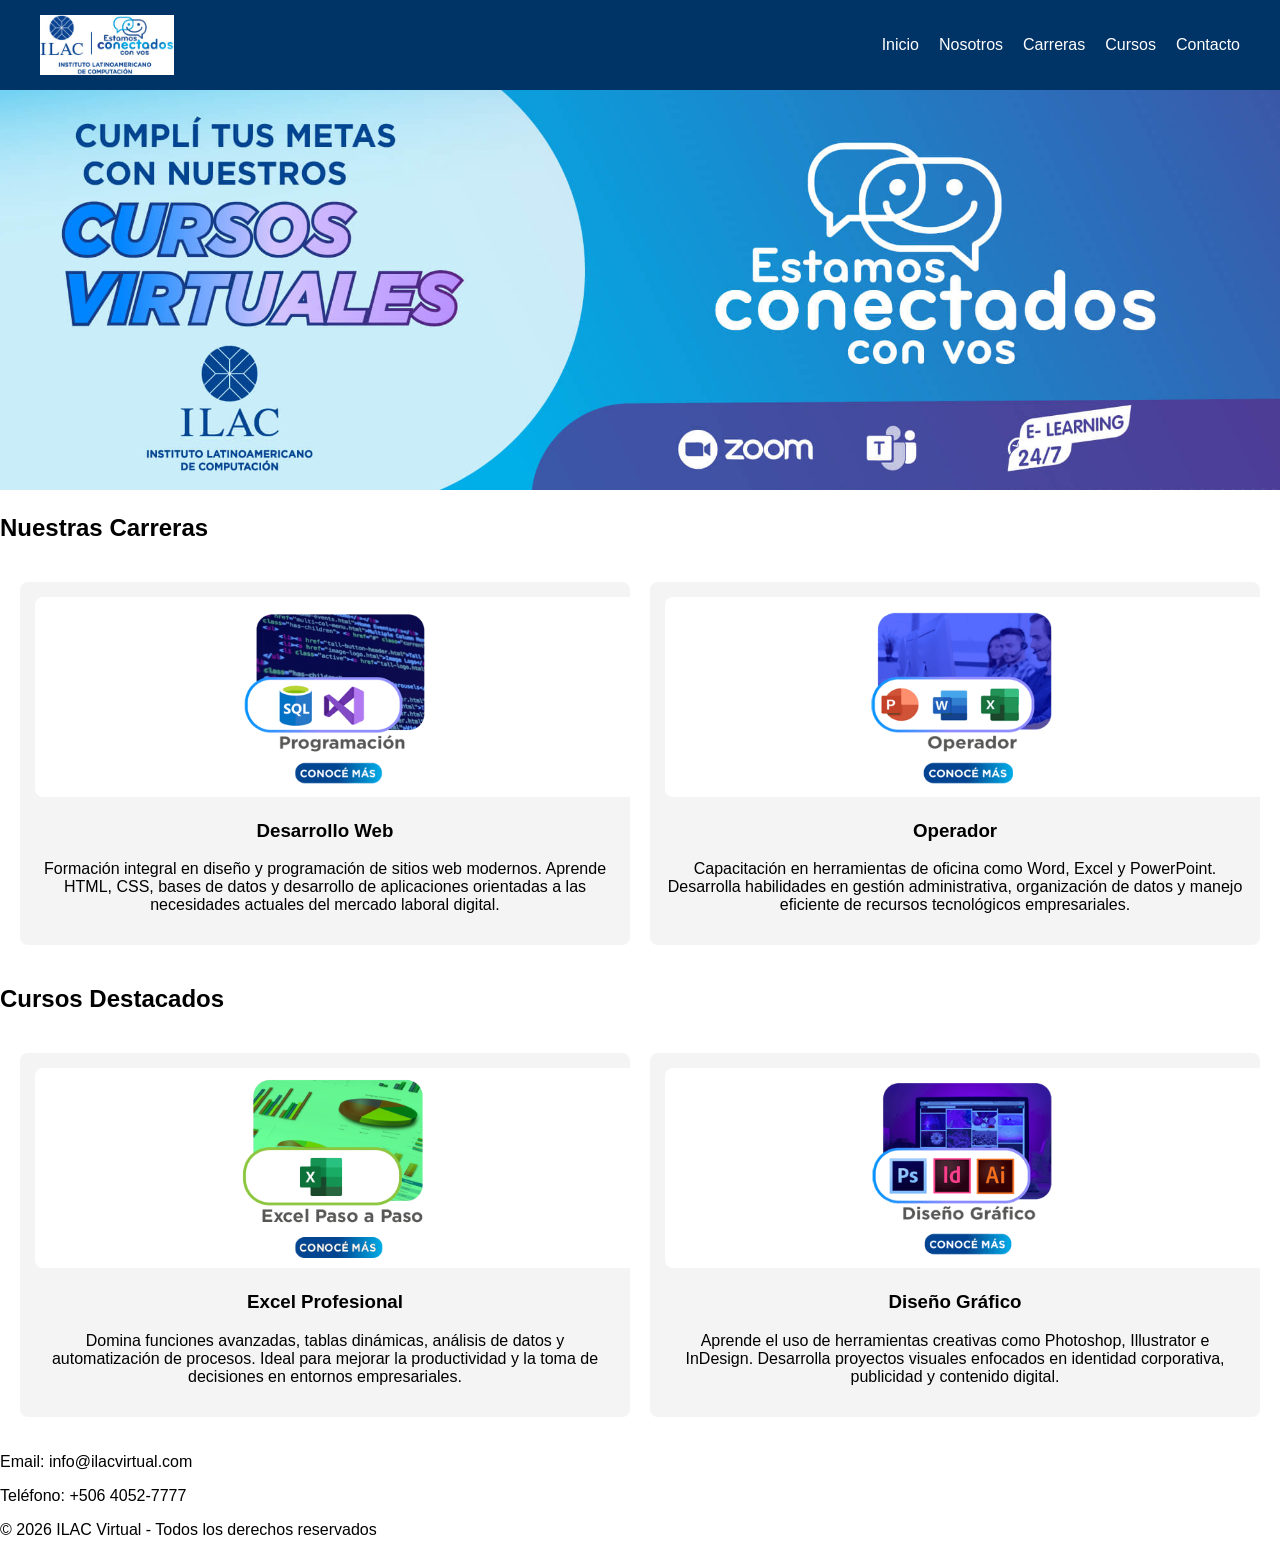
<file: tarea2/index.html>
<!DOCTYPE html>
<html lang="es">

<head>
    <meta charset="UTF-8">
    <meta name="viewport" content="width=device-width, initial-scale=1.0">
    <title>ILAC Virtual</title>
    <link rel="stylesheet" href="css/estilos.css">
    <link rel="icon" href="imagenes/favicon.jpg">
</head>

<body>

    <header>
        <img src="imagenes/img1.jpg" alt="Logo ILAC Virtual" class="logo">
        <nav>
            <ul>
                <li><a href="#">Inicio</a></li>
                <li><a href="#">Nosotros</a></li>
                <li><a href="#">Carreras</a></li>
                <li><a href="#">Cursos</a></li>
                <li><a href="#">Contacto</a></li>
            </ul>
        </nav>
    </header>

    <section id="inicio" class="hero">

        <img src="imagenes/img2.jpg" alt="Estudiantes en modalidad virtual">
        <div class="hero-text"></div>
    </section>

    <section id="carreras">
        <h2>Nuestras Carreras</h2>

        <div class="cards">
            <div class="card">
                <img src="imagenes/img3.png" alt="Desarrollo Web">
                <h3>Desarrollo Web</h3>
                <p>Formación integral en diseño y programación de sitios web modernos.
                    Aprende HTML, CSS, bases de datos y desarrollo de aplicaciones
                    orientadas a las necesidades actuales del mercado laboral digital.</p>
            </div>

            <div class="card">
                <img src="imagenes/img6.png" alt="Operador">
                <h3>Operador</h3>
                <p>Capacitación en herramientas de oficina como Word, Excel y PowerPoint.
                    Desarrolla habilidades en gestión administrativa, organización de datos
                    y manejo eficiente de recursos tecnológicos empresariales.</p>
            </div>
        </div>
    </section>

    <section id="cursos">
        <h2>Cursos Destacados</h2>

        <div class="cards">
            <div class="card">
                <img src="imagenes/img4.png" alt="Curso de Excel">
                <h3>Excel Profesional</h3>
                <p>Domina funciones avanzadas, tablas dinámicas, análisis de datos y
                    automatización de procesos. Ideal para mejorar la productividad y la
                    toma de decisiones en entornos empresariales.</p>
            </div>

            <div class="card">
                <img src="imagenes/img5.png" alt="Curso de Diseño Gráfico">
                <h3>Diseño Gráfico</h3>
                <p>Aprende el uso de herramientas creativas como Photoshop, Illustrator
                    e InDesign. Desarrolla proyectos visuales enfocados en identidad
                    corporativa, publicidad y contenido digital.</p>
            </div>
        </div>
    </section>

    <footer id="contacto">
        <p>Email: info@ilacvirtual.com</p>
        <p>Teléfono: +506 4052-7777</p>
        <p>© 2026 ILAC Virtual - Todos los derechos reservados</p>
    </footer>

</body>

</html>
</file>
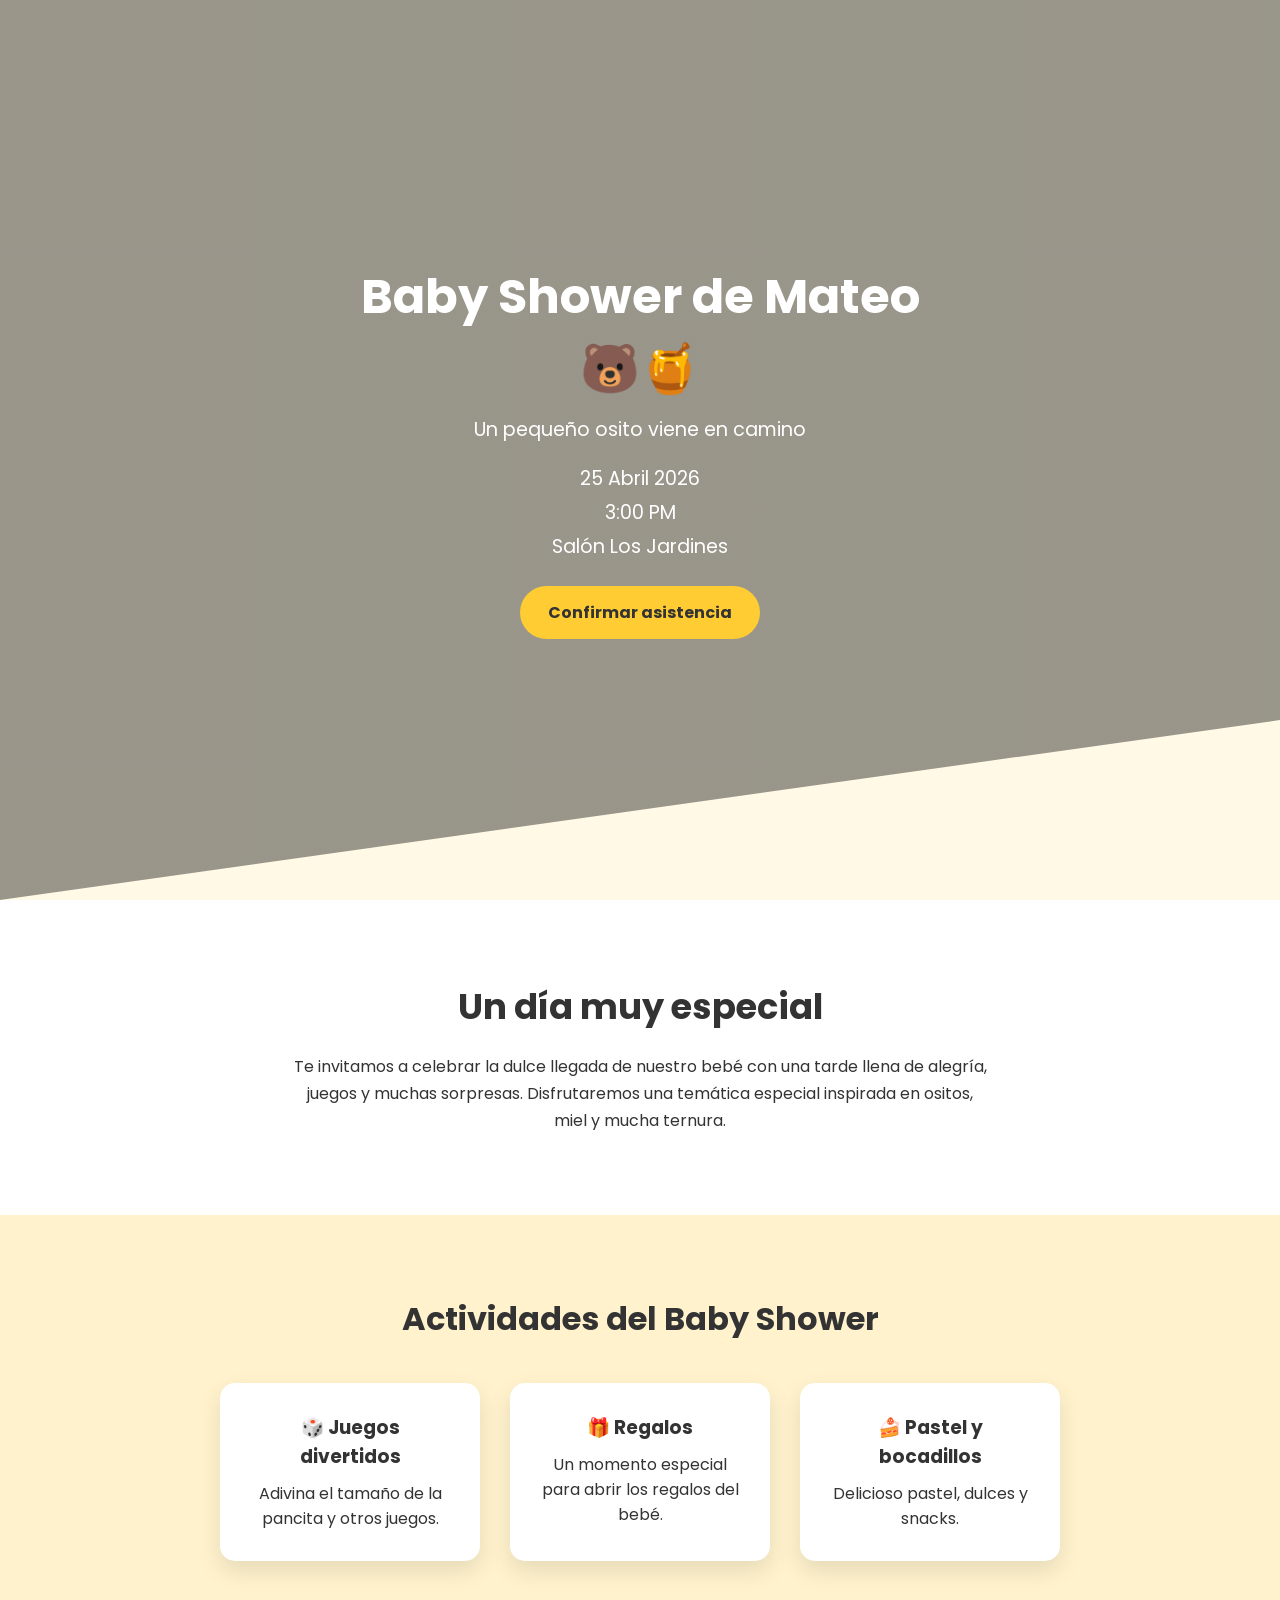
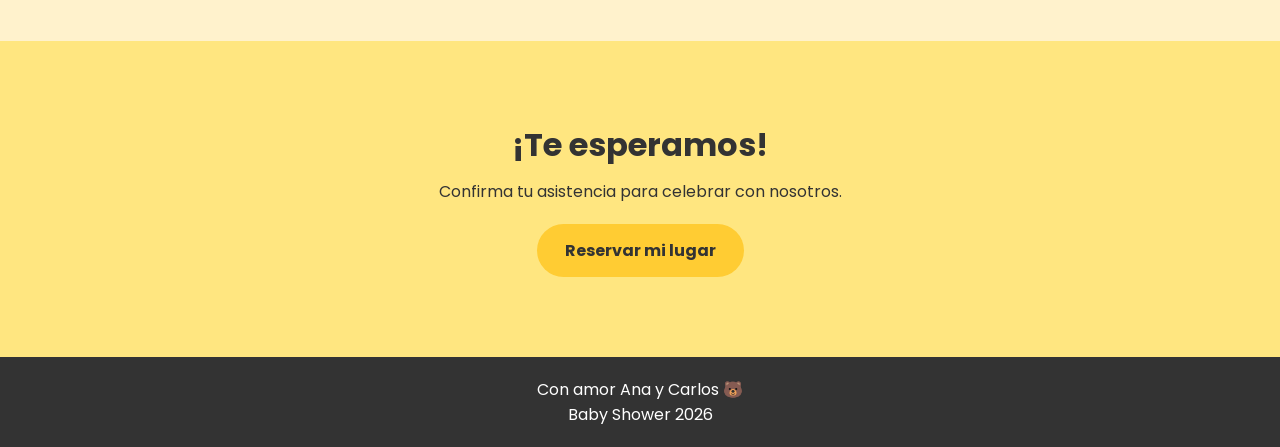
<file: tarea3/index.html>
<!DOCTYPE html>
<html lang="es">
<head>

    <meta charset="UTF-8">
    <meta name="viewport" content="width=device-width, initial-scale=1.0">
    <title>Baby Shower de Mateo</title>
    <link rel="stylesheet" href="css/style.css">
    <link rel="icon" href="img/favicon.png">
    <link href="https://fonts.googleapis.com/css2?family=Poppins:wght@300;500;700&display=swap" rel="stylesheet">

</head>

<body>

    <section class="hero">

        <div class="hero-contenido">

            <h1>Baby Shower de Mateo 🐻🍯</h1>

            <p>Un pequeño osito viene en camino</p>

            <div class="info">

                <p>25 Abril 2026</p>
                <p>3:00 PM</p>
                <p>Salón Los Jardines</p>

            </div>

            <a href="#confirmar" class="boton">Confirmar asistencia</a>

        </div>

    </section>

    <section class="sobre">

        <h2>Un día muy especial</h2>

        <p>

            Te invitamos a celebrar la dulce llegada de nuestro bebé
            con una tarde llena de alegría, juegos y muchas sorpresas.
            Disfrutaremos una temática especial inspirada en ositos,
            miel y mucha ternura.

        </p>

    </section>

    <section class="actividades">

        <h2>Actividades del Baby Shower</h2>

        <div class="tarjetas">

            <div class="tarjeta">

                <h3>🎲 Juegos divertidos</h3>

                <p>Adivina el tamaño de la pancita y otros juegos.</p>

            </div>

            <div class="tarjeta">

                <h3>🎁 Regalos</h3>

                <p>Un momento especial para abrir los regalos del bebé.</p>

            </div>

            <div class="tarjeta">

                <h3>🍰 Pastel y bocadillos</h3>

                <p>Delicioso pastel, dulces y snacks.</p>

            </div>

        </div>

    </section>


    <section class="confirmar" id="confirmar">

        <h2>¡Te esperamos!</h2>

        <p>Confirma tu asistencia para celebrar con nosotros.</p>

        <a href="#" class="boton">Reservar mi lugar</a>

    </section>

    <footer>

        <p>Con amor Ana y Carlos 🐻</p>

        <p>Baby Shower 2026</p>

    </footer>

</body>

</html>
</file>
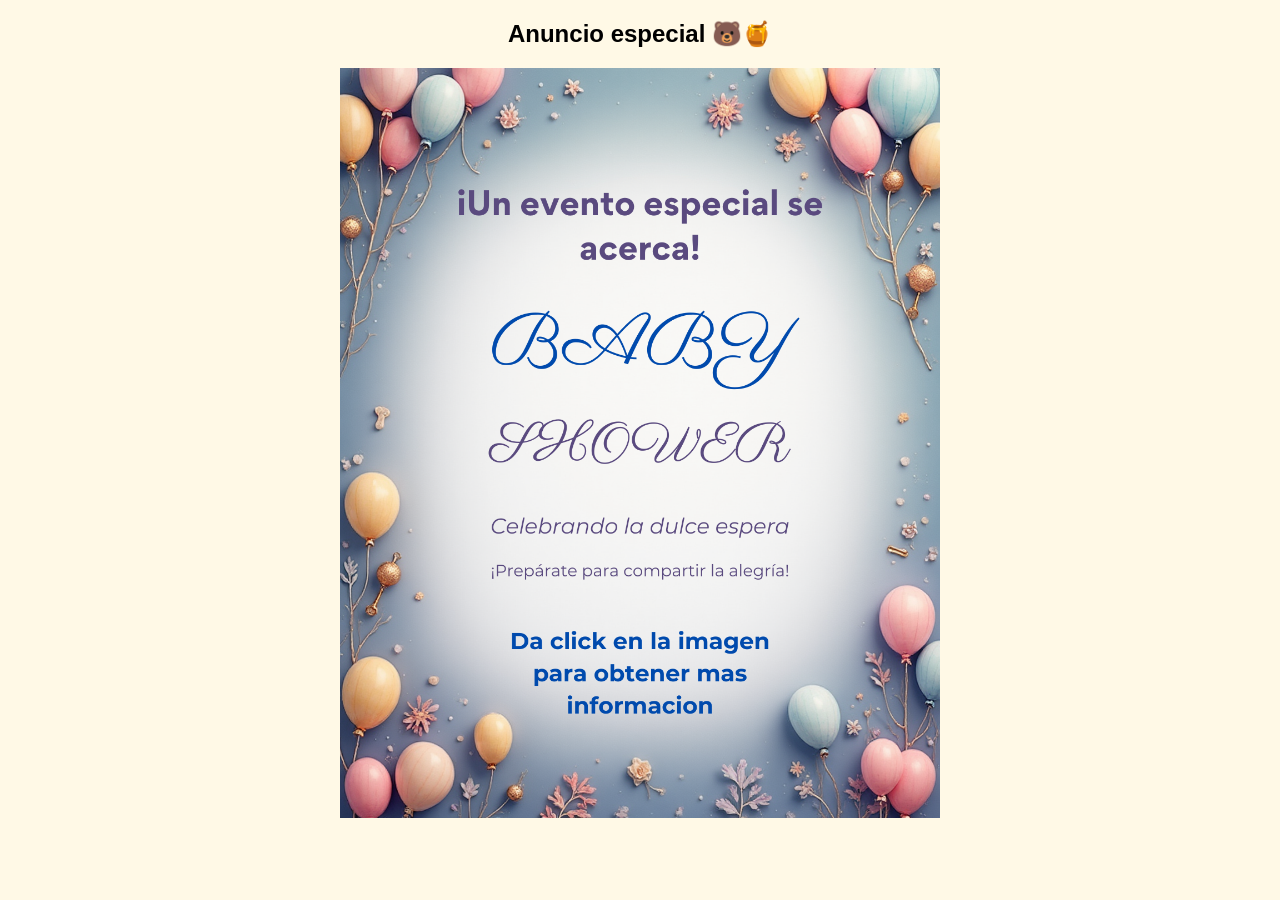
<file: tarea3/anuncio.html>
<!DOCTYPE html>
<html>

<head>
    <meta charset="UTF-8">
    <title>Anuncio Baby Shower</title>
</head>

<body style="text-align:center;background:#fff9e6;font-family:Arial;">

    <h2>Anuncio especial 🐻🍯</h2>

    <a href="http://usuario8.vs2407.com/tarea3" target="_blank">

        <img src="img/anuncio.png" width="600">

    </a>

</body>

</html>
</file>
<file: tarea2/css/estilos.css>
body {
    margin: 0;
    font-family: Arial, sans-serif;
}

header {
    display: flex;
    justify-content: space-between;
    align-items: center;
    padding: 15px 40px;
    background-color: #003366;
}

.logo {
    height: 60px;
}

nav ul {
    list-style: none;
    display: flex;
    gap: 20px;
}

nav a {
    color: white;
    text-decoration: none;
}

.hero {
    position: relative;
    text-align: center;
    color: white;
}

.hero img {
    width: 100%;
    height: 400px;
    object-fit: cover;
}

.hero-text {
    position: absolute;
    top: 50%;
    left: 50%;
    transform: translate(-50%, -50%);
}

.cards {
    display: flex;
    gap: 20px;
    padding: 20px;
}

.card {
    flex: 1;
    background: #f4f4f4;
    padding: 15px;
    border-radius: 8px;
    text-align: center;
}

.card img {
    width: 100%;
    height: 180px; 
    object-fit: contain;   
    background-color: #fff; 
    border-radius: 8px;
    padding: 10px; 
}
@media (max-width: 1024px) {
    .cards {
        flex-direction: column;
    }

    header {
        flex-direction: column;
        text-align: center;
        gap: 15px;
    }
}

@media (max-width: 768px) {

    nav ul {
        flex-direction: column;
        padding: 0;
    }

    .hero img {
        height: 250px;
    }

    .hero-text h1 {
        font-size: 22px;
    }

    .hero-text p {
        font-size: 14px;
    }

    .card {
        margin-bottom: 20px;
    }
}

@media (max-width: 480px) {

    header {
        padding: 15px;
    }

    .logo {
        height: 45px;
    }

    .hero img {
        height: 200px;
    }

    .hero-text h1 {
        font-size: 18px;
    }

    .hero-text p {
        font-size: 13px;
    }
}
</file>
<file: tarea3/css/style.css>
* {

    margin: 0;
    padding: 0;
    box-sizing: border-box;

    font-family: 'Poppins', sans-serif;

}

body {

    background: #fff9e6;

    color: #333;

}

.hero {

    height: 100vh;

    background:

        linear-gradient(rgba(0, 0, 0, 0.4), rgba(0, 0, 0, 0.4)),
        url("https://images.unsplash.com/photo-1604917019137-5a9f1fdb5c7c");

    background-size: cover;
    background-position: center;

    display: flex;
    align-items: center;
    justify-content: center;

    text-align: center;

    color: white;

    clip-path: polygon(0 0, 100% 0, 100% 80%, 0 100%);

}

.hero-contenido {

    max-width: 600px;

    padding: 20px;

}

.hero h1 {

    font-size: 3rem;

    margin-bottom: 10px;

}

.hero p {

    font-size: 1.2rem;

    margin-bottom: 20px;

}


.info p {

    margin: 5px;

}


.boton {

    display: inline-block;

    margin-top: 20px;

    padding: 14px 28px;

    background: #ffcc33;

    color: #333;

    text-decoration: none;

    border-radius: 30px;

    font-weight: bold;

    transition: 0.3s;

}

.boton:hover {

    background: #ffb300;

    transform: scale(1.05);

}


.sobre {

    padding: 80px 20px;

    text-align: center;

    background: white;

}

.sobre h2 {

    font-size: 2.2rem;

    margin-bottom: 20px;

}

.sobre p {

    max-width: 700px;

    margin: auto;

    line-height: 1.7;

}


.actividades {

    padding: 80px 20px;

    text-align: center;

    background: #fff2cc;

}

.actividades h2 {

    margin-bottom: 40px;

    font-size: 2rem;

}

.tarjetas {

    display: flex;

    gap: 30px;

    justify-content: center;

    flex-wrap: wrap;

}

.tarjeta {

    background: white;

    width: 260px;

    padding: 30px;

    border-radius: 15px;

    box-shadow: 0 10px 25px rgba(0, 0, 0, 0.1);

    transition: 0.3s;

}

.tarjeta:hover {

    transform: translateY(-8px);

}

.tarjeta h3 {

    margin-bottom: 10px;

}


.confirmar {

    padding: 80px 20px;

    background: #ffe680;

    text-align: center;

}

.confirmar h2 {

    font-size: 2rem;

    margin-bottom: 10px;

}


footer {

    background: #333;

    color: white;

    text-align: center;

    padding: 20px;

}


@media(max-width:768px) {

    .hero h1 {

        font-size: 2rem;

    }

    .tarjetas {

        flex-direction: column;

        align-items: center;

    }

}
</file>
